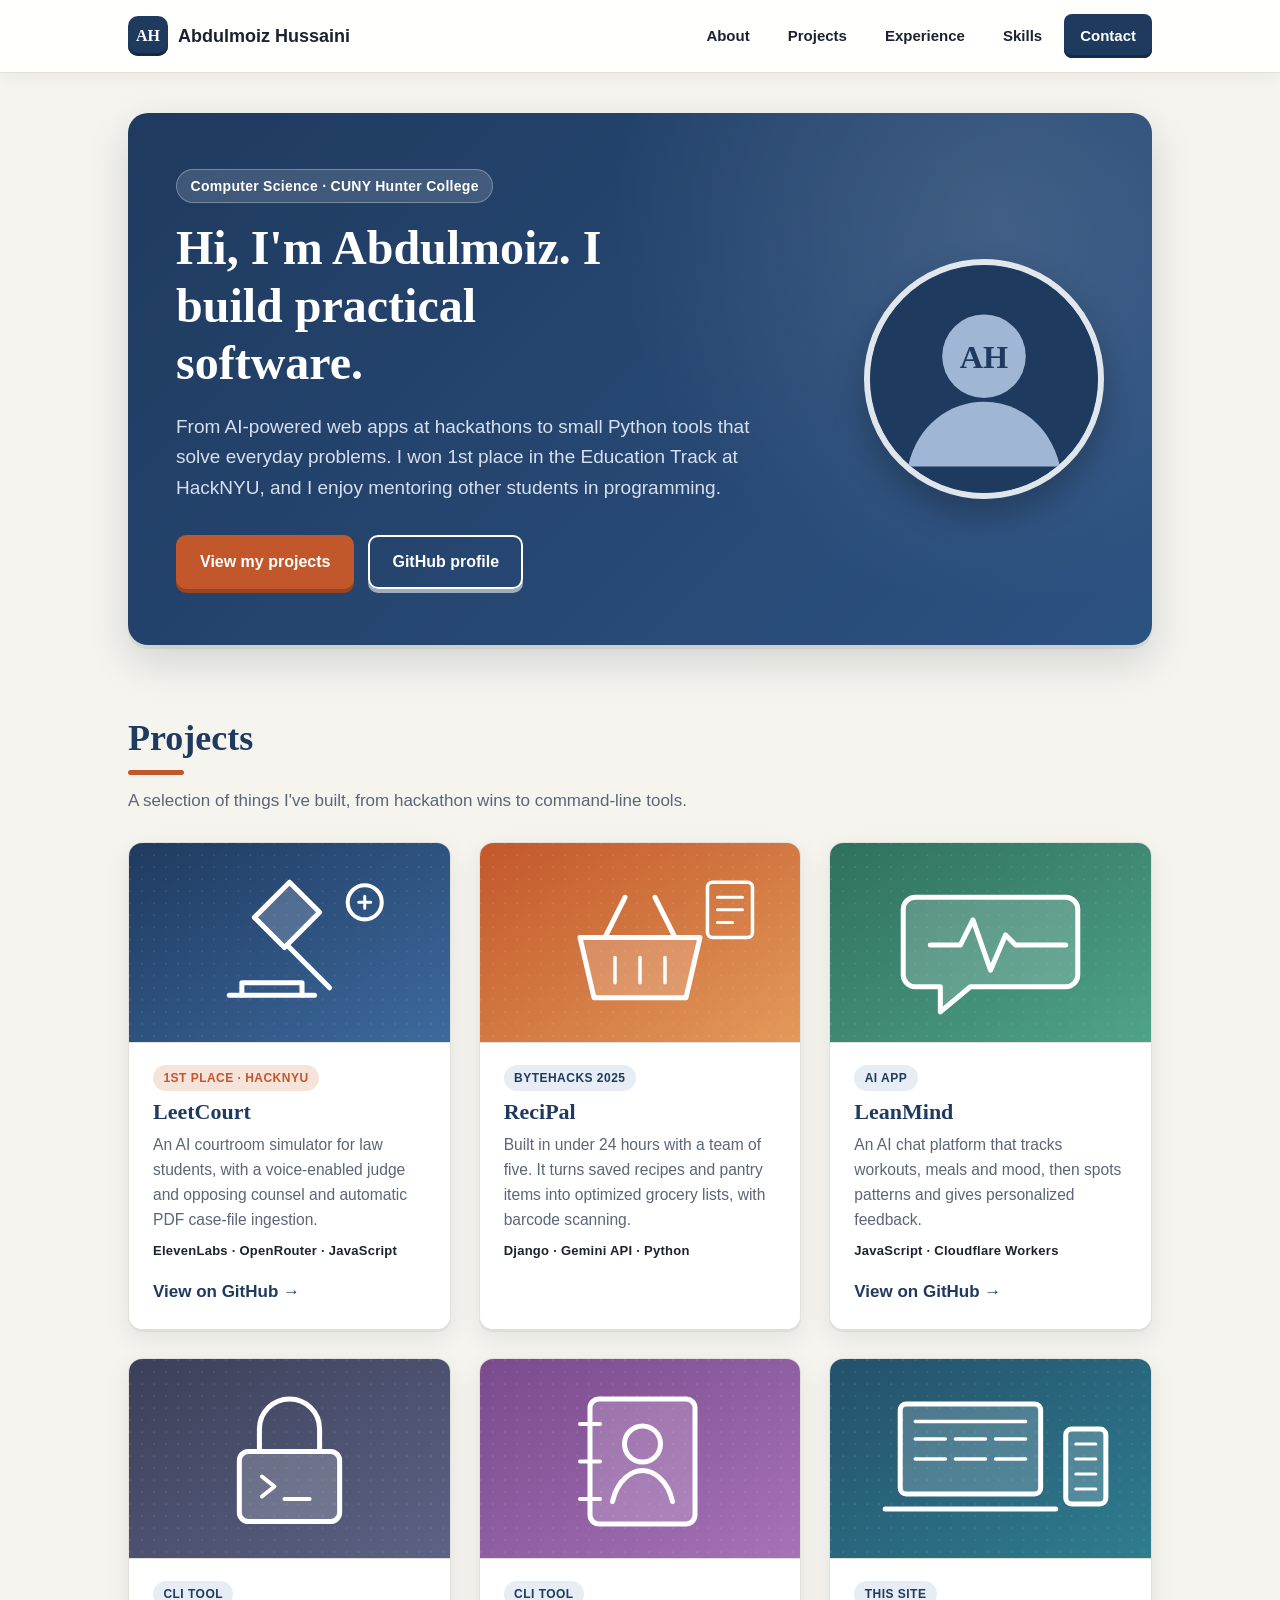
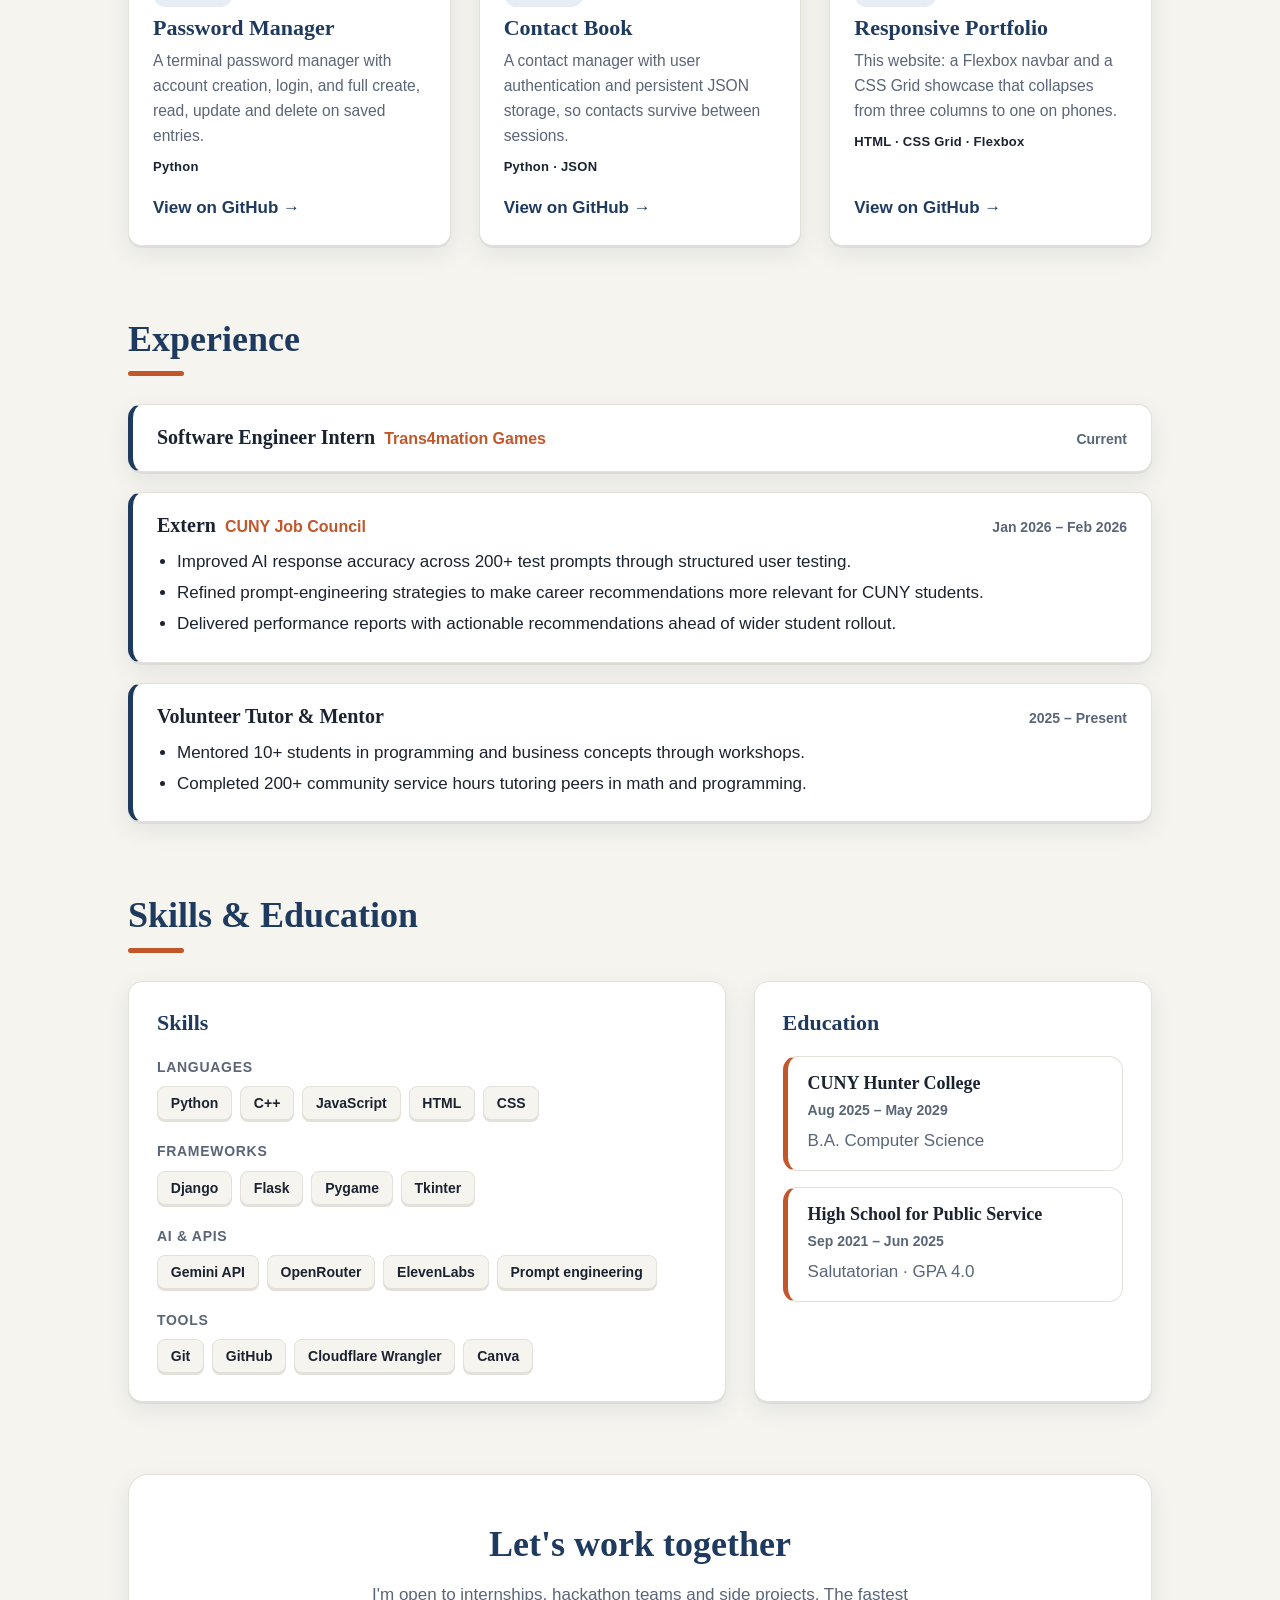
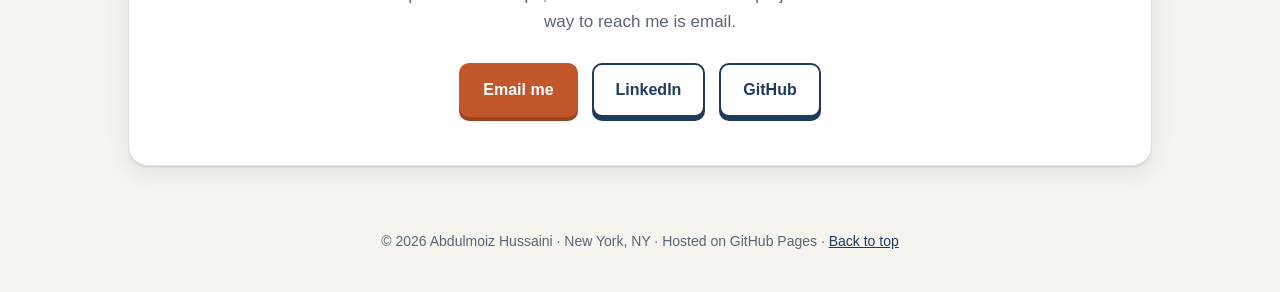
<file: index.html>
<!DOCTYPE html>
<html lang="en">
<head>
  <meta charset="UTF-8">
  <meta name="viewport" content="width=device-width, initial-scale=1.0">
  <meta name="description" content="Abdulmoiz Hussaini, Computer Science student at CUNY Hunter College. Portfolio and project showcase.">
  <title>Abdulmoiz Hussaini | Portfolio</title>
  <link rel="stylesheet" href="css/style.css">
</head>
<body>

  <header class="site-header" id="top">
    <nav class="navbar" aria-label="Main navigation">
      <a class="logo" href="#top">
        <span class="logo-mark" aria-hidden="true">AH</span>
        <span class="logo-text">Abdulmoiz Hussaini</span>
      </a>
      <ul class="nav-links">
        <li><a href="#about">About</a></li>
        <li><a href="#projects">Projects</a></li>
        <li><a href="#experience">Experience</a></li>
        <li><a href="#skills">Skills</a></li>
        <li><a class="nav-cta" href="#contact">Contact</a></li>
      </ul>
    </nav>
  </header>

  <main>

    <section class="hero" id="about">
      <div class="hero-text">
        <p class="eyebrow">Computer Science &middot; CUNY Hunter College</p>
        <h1>Hi, I'm Abdulmoiz. I build practical software.</h1>
        <p class="lead">
          From AI-powered web apps at hackathons to small Python tools that solve everyday
          problems. I won 1st place in the Education Track at HackNYU, and I enjoy mentoring
          other students in programming.
        </p>
        <div class="hero-actions">
          <a class="btn btn-primary" href="#projects">View my projects</a>
          <a class="btn btn-secondary" href="https://github.com/Abdulmoiz-h">GitHub profile</a>
        </div>
      </div>
      <img class="hero-avatar" src="assets/profile.svg" alt="Portrait placeholder for Abdulmoiz Hussaini" width="240" height="240">
    </section>

    <section class="section" id="projects">
      <div class="section-head">
        <h2>Projects</h2>
        <p>A selection of things I've built, from hackathon wins to command-line tools.</p>
      </div>

      <div class="project-grid">

        <article class="card">
          <img src="images/leetcourt.svg" alt="LeetCourt thumbnail: a courtroom gavel" width="640" height="400">
          <div class="card-body">
            <span class="tag tag-award">1st Place &middot; HackNYU</span>
            <h3>LeetCourt</h3>
            <p>An AI courtroom simulator for law students, with a voice-enabled judge and opposing counsel and automatic PDF case-file ingestion.</p>
            <p class="stack">ElevenLabs &middot; OpenRouter &middot; JavaScript</p>
            <a class="card-link" href="https://github.com/Abdulmoiz-h/LeetCourt">View on GitHub &rarr;</a>
          </div>
        </article>

        <article class="card">
          <img src="images/recipal.svg" alt="ReciPal thumbnail: a grocery basket and a recipe card" width="640" height="400">
          <div class="card-body">
            <span class="tag">ByteHacks 2025</span>
            <h3>ReciPal</h3>
            <p>Built in under 24 hours with a team of five. It turns saved recipes and pantry items into optimized grocery lists, with barcode scanning.</p>
            <p class="stack">Django &middot; Gemini API &middot; Python</p>
          </div>
        </article>

        <article class="card">
          <img src="images/leanmind.svg" alt="LeanMind thumbnail: a chat bubble with a heartbeat line" width="640" height="400">
          <div class="card-body">
            <span class="tag">AI app</span>
            <h3>LeanMind</h3>
            <p>An AI chat platform that tracks workouts, meals and mood, then spots patterns and gives personalized feedback.</p>
            <p class="stack">JavaScript &middot; Cloudflare Workers</p>
            <a class="card-link" href="https://github.com/Abdulmoiz-h/cf_ai_leanmind">View on GitHub &rarr;</a>
          </div>
        </article>

        <article class="card">
          <img src="images/password-manager.svg" alt="Password Manager thumbnail: a padlock with a terminal prompt" width="640" height="400">
          <div class="card-body">
            <span class="tag">CLI tool</span>
            <h3>Password Manager</h3>
            <p>A terminal password manager with account creation, login, and full create, read, update and delete on saved entries.</p>
            <p class="stack">Python</p>
            <a class="card-link" href="https://github.com/Abdulmoiz-h/Password-Manager">View on GitHub &rarr;</a>
          </div>
        </article>

        <article class="card">
          <img src="images/contact-book.svg" alt="Contact Book thumbnail: an address book with a person icon" width="640" height="400">
          <div class="card-body">
            <span class="tag">CLI tool</span>
            <h3>Contact Book</h3>
            <p>A contact manager with user authentication and persistent JSON storage, so contacts survive between sessions.</p>
            <p class="stack">Python &middot; JSON</p>
            <a class="card-link" href="https://github.com/Abdulmoiz-h/Contact-Book">View on GitHub &rarr;</a>
          </div>
        </article>

        <article class="card">
          <img src="images/portfolio.svg" alt="Portfolio thumbnail: a laptop and phone showing the same layout" width="640" height="400">
          <div class="card-body">
            <span class="tag">This site</span>
            <h3>Responsive Portfolio</h3>
            <p>This website: a Flexbox navbar and a CSS Grid showcase that collapses from three columns to one on phones.</p>
            <p class="stack">HTML &middot; CSS Grid &middot; Flexbox</p>
            <a class="card-link" href="https://github.com/Abdulmoiz-h/abdulmoiz-h.github.io">View on GitHub &rarr;</a>
          </div>
        </article>

      </div>
    </section>

    <section class="section" id="experience">
      <div class="section-head">
        <h2>Experience</h2>
      </div>

      <div class="timeline">
        <article class="entry">
          <div class="entry-head">
            <h3>Software Engineer Intern <span class="org">Trans4mation Games</span></h3>
            <span class="date">Current</span>
          </div>
        </article>

        <article class="entry">
          <div class="entry-head">
            <h3>Extern <span class="org">CUNY Job Council</span></h3>
            <span class="date">Jan 2026 &ndash; Feb 2026</span>
          </div>
          <ul>
            <li>Improved AI response accuracy across 200+ test prompts through structured user testing.</li>
            <li>Refined prompt-engineering strategies to make career recommendations more relevant for CUNY students.</li>
            <li>Delivered performance reports with actionable recommendations ahead of wider student rollout.</li>
          </ul>
        </article>

        <article class="entry">
          <div class="entry-head">
            <h3>Volunteer Tutor &amp; Mentor</h3>
            <span class="date">2025 &ndash; Present</span>
          </div>
          <ul>
            <li>Mentored 10+ students in programming and business concepts through workshops.</li>
            <li>Completed 200+ community service hours tutoring peers in math and programming.</li>
          </ul>
        </article>
      </div>
    </section>

    <section class="section" id="skills">
      <div class="section-head">
        <h2>Skills &amp; Education</h2>
      </div>

      <div class="split">
        <div class="panel">
          <h3>Skills</h3>
          <dl class="skills">
            <dt>Languages</dt>
            <dd><span class="chip">Python</span><span class="chip">C++</span><span class="chip">JavaScript</span><span class="chip">HTML</span><span class="chip">CSS</span></dd>
            <dt>Frameworks</dt>
            <dd><span class="chip">Django</span><span class="chip">Flask</span><span class="chip">Pygame</span><span class="chip">Tkinter</span></dd>
            <dt>AI &amp; APIs</dt>
            <dd><span class="chip">Gemini API</span><span class="chip">OpenRouter</span><span class="chip">ElevenLabs</span><span class="chip">Prompt engineering</span></dd>
            <dt>Tools</dt>
            <dd><span class="chip">Git</span><span class="chip">GitHub</span><span class="chip">Cloudflare Wrangler</span><span class="chip">Canva</span></dd>
          </dl>
        </div>

        <div class="panel">
          <h3>Education</h3>
          <article class="entry">
            <div class="entry-head">
              <h4>CUNY Hunter College</h4>
              <span class="date">Aug 2025 &ndash; May 2029</span>
            </div>
            <p>B.A. Computer Science</p>
          </article>
          <article class="entry">
            <div class="entry-head">
              <h4>High School for Public Service</h4>
              <span class="date">Sep 2021 &ndash; Jun 2025</span>
            </div>
            <p>Salutatorian &middot; GPA 4.0</p>
          </article>
        </div>
      </div>
    </section>

    <section class="section contact" id="contact">
      <h2>Let's work together</h2>
      <p>I'm open to internships, hackathon teams and side projects. The fastest way to reach me is email.</p>
      <div class="contact-links">
        <a class="btn btn-primary" href="mailto:hussainiabdulmoiz@gmail.com">Email me</a>
        <a class="btn btn-secondary" href="https://www.linkedin.com/in/abdulmoizhussaini/">LinkedIn</a>
        <a class="btn btn-secondary" href="https://github.com/Abdulmoiz-h">GitHub</a>
      </div>
    </section>

  </main>

  <footer class="site-footer">
    <p>&copy; 2026 Abdulmoiz Hussaini &middot; New York, NY &middot; Hosted on GitHub Pages &middot; <a href="#top">Back to top</a></p>
  </footer>

</body>
</html>
</file>
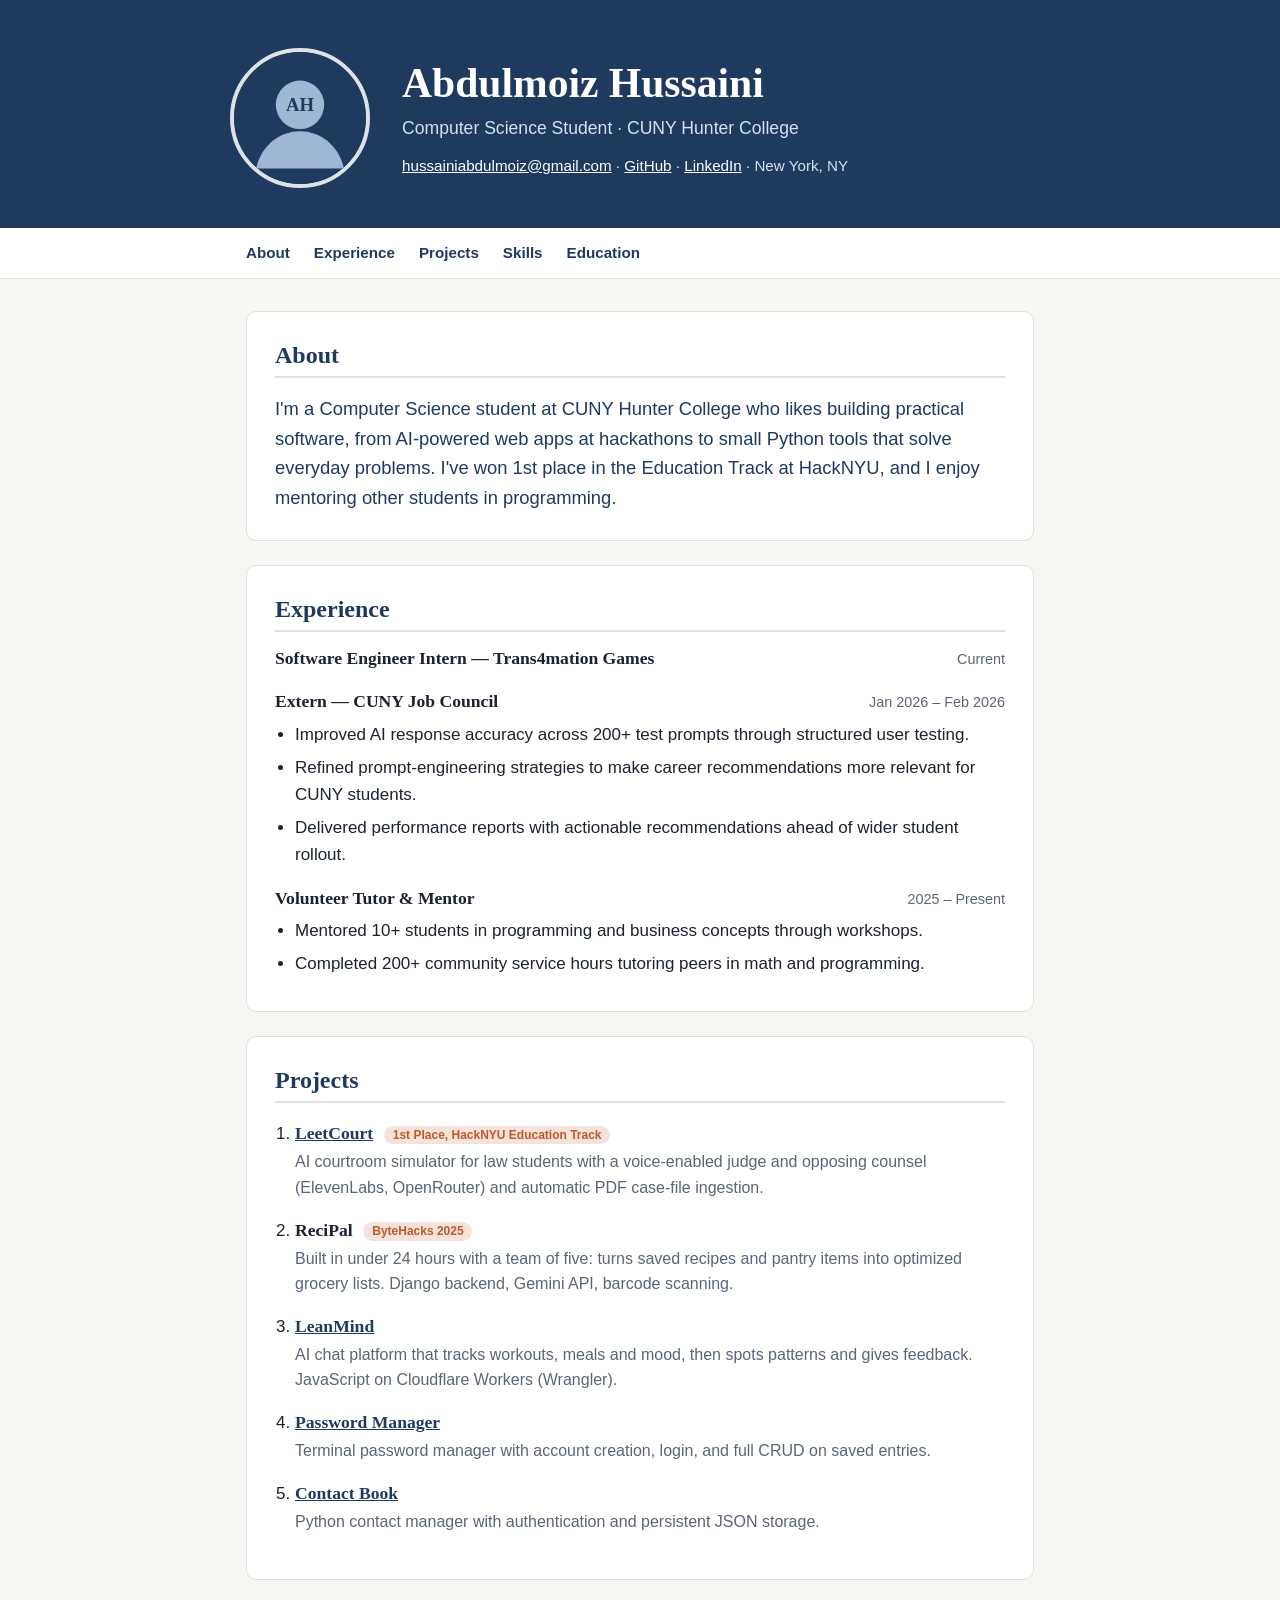
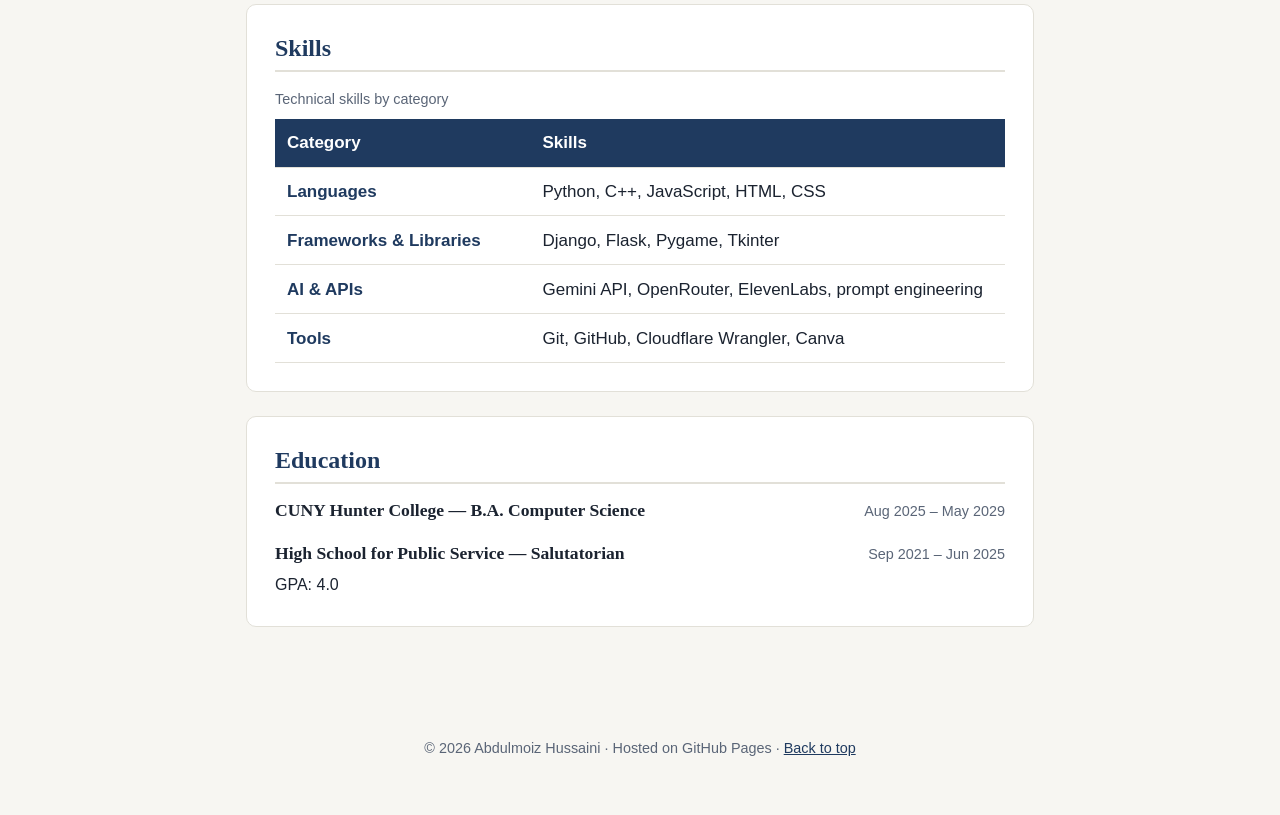
<file: hw1/index.html>
<!DOCTYPE html>
<html lang="en">
<head>
  <meta charset="UTF-8">
  <meta name="viewport" content="width=device-width, initial-scale=1.0">
  <meta name="description" content="Abdulmoiz Hussaini — Computer Science student at CUNY Hunter College. Resume and portfolio.">
  <title>Abdulmoiz Hussaini | Resume</title>
  <link rel="stylesheet" href="css/style.css">
</head>
<body>

  <header id="top">
    <div class="header-inner">
      <img class="avatar" src="assets/profile.svg" alt="Portrait placeholder for Abdulmoiz Hussaini" width="140" height="140">
      <div>
        <h1 id="name">Abdulmoiz Hussaini</h1>
        <p class="tagline">Computer Science Student &middot; CUNY Hunter College</p>
        <p class="contact">
          <a href="mailto:hussainiabdulmoiz@gmail.com">hussainiabdulmoiz@gmail.com</a>
          <span aria-hidden="true">&middot;</span>
          <a href="https://github.com/Abdulmoiz-h">GitHub</a>
          <span aria-hidden="true">&middot;</span>
          <a href="https://www.linkedin.com/in/abdulmoizhussaini/">LinkedIn</a>
          <span aria-hidden="true">&middot;</span>
          New York, NY
        </p>
      </div>
    </div>
  </header>

  <nav aria-label="Section navigation">
    <ul>
      <li><a href="#about">About</a></li>
      <li><a href="#experience">Experience</a></li>
      <li><a href="#projects">Projects</a></li>
      <li><a href="#skills">Skills</a></li>
      <li><a href="#education">Education</a></li>
    </ul>
  </nav>

  <main>

    <section id="about">
      <h2>About</h2>
      <p class="intro">
        I'm a Computer Science student at CUNY Hunter College who likes building practical
        software, from AI-powered web apps at hackathons to small Python tools that solve
        everyday problems. I've won 1st place in the Education Track at HackNYU, and I enjoy
        mentoring other students in programming.
      </p>
    </section>

    <section id="experience">
      <h2>Experience</h2>

      <article class="entry">
        <div class="entry-head">
          <h3>Software Engineer Intern &mdash; Trans4mation Games</h3>
          <span class="date">Current</span>
        </div>
      </article>

      <article class="entry">
        <div class="entry-head">
          <h3>Extern &mdash; CUNY Job Council</h3>
          <span class="date">Jan 2026 &ndash; Feb 2026</span>
        </div>
        <ul>
          <li>Improved AI response accuracy across 200+ test prompts through structured user testing.</li>
          <li>Refined prompt-engineering strategies to make career recommendations more relevant for CUNY students.</li>
          <li>Delivered performance reports with actionable recommendations ahead of wider student rollout.</li>
        </ul>
      </article>

      <article class="entry">
        <div class="entry-head">
          <h3>Volunteer Tutor &amp; Mentor</h3>
          <span class="date">2025 &ndash; Present</span>
        </div>
        <ul>
          <li>Mentored 10+ students in programming and business concepts through workshops.</li>
          <li>Completed 200+ community service hours tutoring peers in math and programming.</li>
        </ul>
      </article>
    </section>

    <section id="projects">
      <h2>Projects</h2>
      <ol class="project-list">
        <li>
          <h3><a href="https://github.com/Abdulmoiz-h/LeetCourt">LeetCourt</a> <span class="badge">1st Place, HackNYU Education Track</span></h3>
          <p>AI courtroom simulator for law students with a voice-enabled judge and opposing counsel (ElevenLabs, OpenRouter) and automatic PDF case-file ingestion.</p>
        </li>
        <li>
          <h3>ReciPal <span class="badge">ByteHacks 2025</span></h3>
          <p>Built in under 24 hours with a team of five: turns saved recipes and pantry items into optimized grocery lists. Django backend, Gemini API, barcode scanning.</p>
        </li>
        <li>
          <h3><a href="https://github.com/Abdulmoiz-h/cf_ai_leanmind">LeanMind</a></h3>
          <p>AI chat platform that tracks workouts, meals and mood, then spots patterns and gives feedback. JavaScript on Cloudflare Workers (Wrangler).</p>
        </li>
        <li>
          <h3><a href="https://github.com/Abdulmoiz-h/Password-Manager">Password Manager</a></h3>
          <p>Terminal password manager with account creation, login, and full CRUD on saved entries.</p>
        </li>
        <li>
          <h3><a href="https://github.com/Abdulmoiz-h/Contact-Book">Contact Book</a></h3>
          <p>Python contact manager with authentication and persistent JSON storage.</p>
        </li>
      </ol>
    </section>

    <section id="skills">
      <h2>Skills</h2>
      <table class="skills-table">
        <caption>Technical skills by category</caption>
        <thead>
          <tr>
            <th scope="col">Category</th>
            <th scope="col">Skills</th>
          </tr>
        </thead>
        <tbody>
          <tr>
            <th scope="row">Languages</th>
            <td>Python, C++, JavaScript, HTML, CSS</td>
          </tr>
          <tr>
            <th scope="row">Frameworks &amp; Libraries</th>
            <td>Django, Flask, Pygame, Tkinter</td>
          </tr>
          <tr>
            <th scope="row">AI &amp; APIs</th>
            <td>Gemini API, OpenRouter, ElevenLabs, prompt engineering</td>
          </tr>
          <tr>
            <th scope="row">Tools</th>
            <td>Git, GitHub, Cloudflare Wrangler, Canva</td>
          </tr>
        </tbody>
      </table>
    </section>

    <section id="education">
      <h2>Education</h2>
      <article class="entry">
        <div class="entry-head">
          <h3>CUNY Hunter College &mdash; B.A. Computer Science</h3>
          <span class="date">Aug 2025 &ndash; May 2029</span>
        </div>
      </article>
      <article class="entry">
        <div class="entry-head">
          <h3>High School for Public Service &mdash; Salutatorian</h3>
          <span class="date">Sep 2021 &ndash; Jun 2025</span>
        </div>
        <p>GPA: 4.0</p>
      </article>
    </section>

  </main>

  <footer>
    <p>&copy; 2026 Abdulmoiz Hussaini &middot; Hosted on GitHub Pages &middot; <a href="#top">Back to top</a></p>
  </footer>

</body>
</html>
</file>
<file: css/style.css>
:root {
  --ink: #1b2330;
  --muted: #5a6577;
  --paper: #f5f4ef;
  --card: #ffffff;
  --navy: #1f3a5f;
  --navy-dark: #152a46;
  --accent: #c2572b;
  --accent-soft: #f6e4da;
  --line: #e2e0d8;
  --shadow: 0 0.125rem 0 rgba(27, 35, 48, 0.06), 0 0.5rem 1.5rem rgba(27, 35, 48, 0.08);
  --shadow-lift: 0 0.25rem 0 rgba(27, 35, 48, 0.06), 0 1rem 2.5rem rgba(27, 35, 48, 0.16);
  --radius: 0.875rem;
  --max: 72rem;
}

*,
*::before,
*::after {
  box-sizing: border-box;
}

html {
  font-size: 100%;
  scroll-behavior: smooth;
}

body {
  margin: 0;
  background: var(--paper);
  color: var(--ink);
  font-family: -apple-system, BlinkMacSystemFont, "Segoe UI", Helvetica, Arial, sans-serif;
  font-size: 1.0625rem;
  line-height: 1.6;
}

h1,
h2,
h3,
h4 {
  font-family: Georgia, "Times New Roman", serif;
  line-height: 1.2;
  margin: 0;
}

img {
  max-width: 100%;
  height: auto;
  display: block;
}

a {
  color: var(--navy);
}

a:hover {
  color: var(--accent);
}

:focus-visible {
  outline: 0.1875rem solid var(--accent);
  outline-offset: 0.1875rem;
}

.site-header {
  position: sticky;
  top: 0;
  z-index: 100;
  background: rgba(255, 255, 255, 0.94);
  backdrop-filter: blur(0.5rem);
  border-bottom: 1px solid var(--line);
  box-shadow: 0 0.25rem 1rem rgba(27, 35, 48, 0.05);
}

.navbar {
  display: flex;
  justify-content: space-between;
  align-items: center;
  max-width: var(--max);
  margin: 0 auto;
  padding: 0.875rem 5%;
  gap: 1rem;
}

.logo {
  display: flex;
  align-items: center;
  gap: 0.625rem;
  text-decoration: none;
  color: var(--ink);
  font-weight: 700;
  font-size: 1.125rem;
}

.logo-mark {
  display: flex;
  justify-content: center;
  align-items: center;
  width: 2.5rem;
  height: 2.5rem;
  border-radius: 0.625rem;
  background: var(--navy);
  color: #fff;
  font-family: Georgia, serif;
  font-size: 1rem;
  box-shadow: inset 0 -0.1875rem 0 var(--navy-dark);
  transition: transform 0.2s ease, background-color 0.2s ease;
}

.logo:hover {
  color: var(--ink);
}

.logo:hover .logo-mark {
  background: var(--accent);
  transform: rotate(-6deg);
}

.nav-links {
  display: flex;
  flex-direction: row;
  align-items: center;
  gap: 0.375rem;
  list-style: none;
  margin: 0;
  padding: 0;
}

.nav-links a {
  position: relative;
  display: block;
  padding: 0.625rem 1rem;
  border-radius: 0.5rem;
  text-decoration: none;
  font-weight: 600;
  font-size: 0.9375rem;
  color: var(--ink);
  transition: background-color 0.2s ease, color 0.2s ease;
}

.nav-links a::after {
  content: "";
  position: absolute;
  left: 1rem;
  right: 1rem;
  bottom: 0.375rem;
  height: 0.125rem;
  background: var(--accent);
  border-radius: 1rem;
  transform: scaleX(0);
  transform-origin: left;
  transition: transform 0.25s ease;
}

.nav-links a:hover {
  background: var(--accent-soft);
  color: var(--accent);
}

.nav-links a:hover::after {
  transform: scaleX(1);
}

.nav-links .nav-cta {
  background: var(--navy);
  color: #fff;
  box-shadow: inset 0 -0.1875rem 0 var(--navy-dark);
}

.nav-links .nav-cta::after {
  display: none;
}

.nav-links .nav-cta:hover {
  background: var(--accent);
  color: #fff;
  box-shadow: inset 0 -0.1875rem 0 #9c4320;
}

.btn {
  display: inline-block;
  padding: 0.75rem 1.375rem;
  border-radius: 0.625rem;
  font-weight: 700;
  font-size: 1rem;
  text-decoration: none;
  border: 2px solid transparent;
  transition: transform 0.15s ease, box-shadow 0.15s ease, background-color 0.2s ease;
}

.btn:hover {
  transform: translateY(-0.125rem);
}

.btn:active {
  transform: translateY(0.0625rem);
}

.btn-primary {
  background: var(--accent);
  color: #fff;
  box-shadow: 0 0.25rem 0 #9c4320;
}

.btn-primary:hover {
  color: #fff;
  box-shadow: 0 0.375rem 0 #9c4320;
}

.btn-secondary {
  background: var(--card);
  color: var(--navy);
  border-color: var(--navy);
  box-shadow: 0 0.25rem 0 var(--navy);
}

.btn-secondary:hover {
  color: var(--navy);
  box-shadow: 0 0.375rem 0 var(--navy);
}

main {
  max-width: var(--max);
  margin: 0 auto;
  padding: 2.5rem 5% 3rem;
}

.section {
  margin-top: 4.5rem;
  scroll-margin-top: 6rem;
}

.section-head {
  margin-bottom: 1.75rem;
}

.section-head h2,
.contact h2 {
  font-size: 2.25rem;
  color: var(--navy);
}

.section-head h2::after {
  content: "";
  display: block;
  width: 3.5rem;
  height: 0.3125rem;
  margin-top: 0.625rem;
  border-radius: 1rem;
  background: var(--accent);
}

.section-head p {
  margin: 0.75rem 0 0;
  color: var(--muted);
  max-width: 40rem;
}

.hero {
  display: flex;
  align-items: center;
  justify-content: space-between;
  gap: 3rem;
  padding: 3.5rem 3rem;
  border-radius: 1.25rem;
  background:
    radial-gradient(circle at 85% 20%, rgba(255, 255, 255, 0.12) 0, transparent 40%),
    linear-gradient(135deg, var(--navy) 0%, #2c5282 100%);
  color: #fff;
  box-shadow: var(--shadow-lift);
  scroll-margin-top: 6rem;
}

.hero-text {
  flex: 1 1 60%;
}

.eyebrow {
  display: inline-block;
  margin: 0 0 1rem;
  padding: 0.3rem 0.85rem;
  border-radius: 999px;
  background: rgba(255, 255, 255, 0.14);
  border: 1px solid rgba(255, 255, 255, 0.3);
  font-size: 0.875rem;
  font-weight: 600;
  letter-spacing: 0.02em;
}

.hero h1 {
  font-size: 3rem;
  max-width: 18ch;
}

.lead {
  margin: 1.25rem 0 2rem;
  font-size: 1.1875rem;
  color: #d6e0ee;
  max-width: 36rem;
}

.hero-actions,
.contact-links {
  display: flex;
  flex-wrap: wrap;
  gap: 0.875rem;
}

.hero .btn-secondary {
  background: transparent;
  color: #fff;
  border-color: #fff;
  box-shadow: 0 0.25rem 0 rgba(255, 255, 255, 0.55);
}

.hero-avatar {
  flex: 0 0 auto;
  width: 15rem;
  border-radius: 50%;
  border: 0.375rem solid rgba(255, 255, 255, 0.85);
  box-shadow: 0 1rem 2rem rgba(0, 0, 0, 0.25);
  animation: float 6s ease-in-out infinite;
}

@keyframes float {
  50% {
    transform: translateY(-0.5rem);
  }
}

.project-grid {
  display: grid;
  grid-template-columns: repeat(3, 1fr);
  grid-gap: 1.75rem;
}

.card {
  display: flex;
  flex-direction: column;
  background: var(--card);
  border: 1px solid var(--line);
  border-radius: var(--radius);
  overflow: hidden;
  box-shadow: var(--shadow);
  transition: transform 0.25s ease, box-shadow 0.25s ease, border-color 0.25s ease;
}

.card:hover {
  transform: translateY(-0.375rem);
  box-shadow: var(--shadow-lift);
  border-color: var(--accent);
}

.card img {
  width: 100%;
  aspect-ratio: 16 / 10;
  object-fit: cover;
  border-bottom: 1px solid var(--line);
  transition: transform 0.4s ease;
}

.card:hover img {
  transform: scale(1.04);
}

.card-body {
  position: relative;
  display: flex;
  flex-direction: column;
  flex: 1;
  gap: 0.5rem;
  padding: 1.375rem 1.5rem 1.5rem;
  background: var(--card);
}

.card h3 {
  font-size: 1.375rem;
  color: var(--navy);
}

.card p {
  margin: 0;
  color: var(--muted);
  font-size: 0.975rem;
}

.card .stack {
  font-size: 0.8125rem;
  font-weight: 600;
  color: var(--ink);
  letter-spacing: 0.02em;
}

.card-link {
  margin-top: auto;
  padding-top: 0.5rem;
  font-weight: 700;
  text-decoration: none;
}

.tag {
  align-self: flex-start;
  padding: 0.2rem 0.65rem;
  border-radius: 999px;
  background: #e7edf5;
  color: var(--navy);
  font-size: 0.75rem;
  font-weight: 700;
  text-transform: uppercase;
  letter-spacing: 0.04em;
}

.tag-award {
  background: var(--accent-soft);
  color: var(--accent);
}

.timeline {
  display: flex;
  flex-direction: column;
  gap: 1.25rem;
}

.entry {
  background: var(--card);
  border: 1px solid var(--line);
  border-left: 0.3125rem solid var(--navy);
  border-radius: var(--radius);
  padding: 1.25rem 1.5rem;
  box-shadow: var(--shadow);
}

.entry-head {
  display: flex;
  justify-content: space-between;
  align-items: baseline;
  flex-wrap: wrap;
  gap: 0.25rem 1rem;
}

.entry h3 {
  font-size: 1.25rem;
}

.org {
  display: inline-block;
  margin-left: 0.25rem;
  font-family: -apple-system, BlinkMacSystemFont, "Segoe UI", Helvetica, Arial, sans-serif;
  font-size: 1rem;
  font-weight: 600;
  color: var(--accent);
}

.date {
  color: var(--muted);
  font-size: 0.875rem;
  font-weight: 600;
  white-space: nowrap;
}

.entry ul {
  margin: 0.625rem 0 0;
  padding-left: 1.25rem;
}

.entry li {
  margin-bottom: 0.25rem;
}

.entry p {
  margin: 0.375rem 0 0;
  color: var(--muted);
}

.split {
  display: grid;
  grid-template-columns: 3fr 2fr;
  grid-gap: 1.75rem;
}

.panel {
  background: var(--card);
  border: 1px solid var(--line);
  border-radius: var(--radius);
  padding: 1.75rem;
  box-shadow: var(--shadow);
}

.panel > h3 {
  font-size: 1.375rem;
  color: var(--navy);
  margin-bottom: 1.25rem;
}

.skills {
  margin: 0;
}

.skills dt {
  font-weight: 700;
  font-size: 0.875rem;
  text-transform: uppercase;
  letter-spacing: 0.05em;
  color: var(--muted);
}

.skills dd {
  display: flex;
  flex-wrap: wrap;
  gap: 0.5rem;
  margin: 0.5rem 0 1.25rem;
}

.skills dd:last-child {
  margin-bottom: 0;
}

.chip {
  padding: 0.3rem 0.8rem;
  border: 1px solid var(--line);
  border-radius: 0.5rem;
  background: var(--paper);
  font-size: 0.875rem;
  font-weight: 600;
  box-shadow: 0 0.125rem 0 var(--line);
  transition: transform 0.15s ease, border-color 0.15s ease;
}

.chip:hover {
  transform: translateY(-0.125rem);
  border-color: var(--accent);
}

.panel .entry {
  box-shadow: none;
  border-left-color: var(--accent);
  padding: 1rem 1.25rem;
  margin-bottom: 1rem;
}

.panel .entry:last-child {
  margin-bottom: 0;
}

.entry h4 {
  font-size: 1.125rem;
}

.contact {
  text-align: center;
  padding: 3rem 2rem;
  background: var(--card);
  border: 1px solid var(--line);
  border-radius: 1.25rem;
  box-shadow: var(--shadow);
}

.contact p {
  margin: 0.875rem auto 1.75rem;
  max-width: 34rem;
  color: var(--muted);
}

.contact-links {
  justify-content: center;
}

.site-footer {
  text-align: center;
  padding: 1rem 5% 2.5rem;
}

.site-footer p {
  margin: 0;
  color: var(--muted);
  font-size: 0.875rem;
}

@media (max-width: 960px) {
  .project-grid {
    grid-template-columns: repeat(2, 1fr);
  }

  .hero h1 {
    font-size: 2.5rem;
  }

  .split {
    grid-template-columns: 1fr;
  }
}

@media (max-width: 768px) {

  html {
    font-size: 93.75%;
  }

  body {
    font-size: 1.0625rem;
    line-height: 1.65;
  }

  .site-header {
    position: static;
  }

  .navbar {
    flex-direction: column;
    align-items: stretch;
    padding: 1rem 1rem 1.25rem;
  }

  .logo {
    justify-content: center;
  }

  .nav-links {
    flex-direction: column;
    align-items: stretch;
    gap: 0.375rem;
    width: 100%;
  }

  .nav-links a {
    text-align: center;
    padding: 0.75rem 1rem;
    font-size: 1.0625rem;
    border: 1px solid var(--line);
    background: var(--paper);
  }

  .nav-links a::after {
    display: none;
  }

  .nav-links .nav-cta {
    border-color: var(--navy);
  }

  .project-grid {
    grid-template-columns: 1fr;
    grid-gap: 1.25rem;
  }

  main {
    padding: 1.25rem 1rem 2.5rem;
  }

  .section {
    margin-top: 3rem;
    scroll-margin-top: 1rem;
  }

  .section-head h2,
  .contact h2 {
    font-size: 1.875rem;
  }

  .hero {
    flex-direction: column-reverse;
    text-align: center;
    gap: 1.5rem;
    padding: 2.25rem 1.25rem;
  }

  .hero h1 {
    font-size: 2.125rem;
    max-width: none;
  }

  .lead {
    font-size: 1.125rem;
  }

  .hero-actions {
    justify-content: center;
  }

  .hero-avatar {
    width: 9rem;
  }

  .card h3 {
    font-size: 1.375rem;
  }

  .card p {
    font-size: 1rem;
  }

  .panel {
    padding: 1.25rem;
  }

  .contact {
    padding: 2.25rem 1.25rem;
  }

  .btn {
    flex: 1 1 100%;
    text-align: center;
  }
}

@media (prefers-reduced-motion: reduce) {
  *,
  *::before,
  *::after {
    animation: none !important;
    transition: none !important;
    scroll-behavior: auto !important;
  }
}
</file>
<file: hw1/css/style.css>
/* ==========================================================
   Abdulmoiz Hussaini — Resume stylesheet
   ========================================================== */

:root {
  --ink: #1b2330;
  --muted: #5a6577;
  --paper: #f7f6f2;
  --card: #ffffff;
  --navy: #1f3a5f;
  --accent: #c2572b;
  --line: #e2e0d8;
  --max: 820px;
}

/* ---------- Element selectors ---------- */

* {
  box-sizing: border-box;
}

body {
  margin: 0;
  background: var(--paper);
  color: var(--ink);
  font-family: -apple-system, BlinkMacSystemFont, "Segoe UI", Helvetica, Arial, sans-serif;
  font-size: 17px;
  line-height: 1.6;
}

h1,
h2,
h3 {
  font-family: Georgia, "Times New Roman", serif;
  line-height: 1.25;
}

h2 {
  font-size: 1.5rem;
  margin: 0 0 1rem;
  padding-bottom: 0.4rem;
  border-bottom: 2px solid var(--line);
  color: var(--navy);
}

h3 {
  font-size: 1.1rem;
  margin: 0;
}

a {
  color: var(--navy);
}

a:hover {
  color: var(--accent);
}

ul,
ol {
  padding-left: 1.25rem;
}

li {
  margin-bottom: 0.35rem;
}

/* ---------- Header ---------- */

header {
  background: var(--navy);
  color: #fff;
  padding: 3rem 16px 2.5rem;
}

.header-inner {
  max-width: var(--max);
  margin: 0 auto;
  display: flex;
  align-items: center;
  gap: 2rem;
}

.avatar {
  width: 140px;
  height: 140px;
  border-radius: 50%;
  border: 4px solid rgba(255, 255, 255, 0.85);
  flex-shrink: 0;
}

#name {
  font-size: 2.6rem;
  margin: 0 0 0.25rem;
}

.tagline {
  margin: 0 0 0.75rem;
  font-size: 1.1rem;
  color: #d6e0ee;
}

.contact {
  margin: 0;
  font-size: 0.95rem;
  color: #d6e0ee;
}

.contact a {
  color: #fff;
}

/* ---------- Nav ---------- */

nav {
  position: sticky;
  top: 0;
  z-index: 10;
  background: var(--card);
  border-bottom: 1px solid var(--line);
}

nav ul {
  max-width: var(--max);
  margin: 0 auto;
  padding: 0 16px;
  list-style: none;
  display: flex;
  flex-wrap: wrap;
  gap: 0.25rem 1.5rem;
}

nav li {
  margin: 0;
}

nav a {
  display: inline-block;
  padding: 0.8rem 0;
  text-decoration: none;
  font-weight: 600;
  font-size: 0.95rem;
}

/* ---------- Main layout ---------- */

main {
  max-width: var(--max);
  margin: 0 auto;
  padding: 2rem 16px 3rem;
}

section {
  background: var(--card);
  border: 1px solid var(--line);
  border-radius: 10px;
  padding: 1.75rem;
  margin-bottom: 1.5rem;
  scroll-margin-top: 4rem;
}

.entry {
  margin-bottom: 1.25rem;
}

.entry:last-child {
  margin-bottom: 0;
}

.entry-head {
  display: flex;
  justify-content: space-between;
  align-items: baseline;
  flex-wrap: wrap;
  gap: 0.25rem 1rem;
}

.entry ul,
.entry p {
  margin: 0.4rem 0 0;
}

.date {
  color: var(--muted);
  font-size: 0.9rem;
  white-space: nowrap;
}

/* ---------- Projects list ---------- */

.project-list li {
  margin-bottom: 1rem;
}

.project-list p {
  margin: 0.25rem 0 0;
  color: var(--muted);
}

.badge {
  display: inline-block;
  margin-left: 0.4rem;
  padding: 0.1rem 0.55rem;
  border-radius: 999px;
  background: #f4e3da;
  color: var(--accent);
  font-family: -apple-system, BlinkMacSystemFont, "Segoe UI", Helvetica, Arial, sans-serif;
  font-size: 0.75rem;
  font-weight: 600;
  vertical-align: middle;
}

/* ---------- Skills table ---------- */

.skills-table {
  width: 100%;
  border-collapse: collapse;
}

.skills-table caption {
  text-align: left;
  color: var(--muted);
  font-size: 0.9rem;
  margin-bottom: 0.5rem;
}

.skills-table th,
.skills-table td {
  text-align: left;
  padding: 0.65rem 0.75rem;
  border-bottom: 1px solid var(--line);
  vertical-align: top;
}

.skills-table thead th {
  background: var(--navy);
  color: #fff;
}

.skills-table tbody th {
  width: 35%;
  color: var(--navy);
}

/* ---------- Footer ---------- */

footer {
  text-align: center;
  padding: 1.5rem 16px 2.5rem;
}

footer p {                   /* (0,0,2) beats the plain `p` rule (0,0,1) */
  color: var(--muted);
  font-size: 0.9rem;
}
/* ---------- Small screens ---------- */

@media (max-width: 600px) {
  .header-inner {
    flex-direction: column;
    text-align: center;
    gap: 1rem;
  }

  #name {
    font-size: 2rem;
  }

  section {
    padding: 1.25rem;
  }

  .skills-table tbody th {
    width: auto;
  }
}

/* ==========================================================
   THE SPECIFICITY CHALLENGE
   ----------------------------------------------------------
   All three rules below target the same About paragraph:
   <section id="about"><p class="intro">...</p></section>
   and all three set `color` and `font-size`, so they conflict.

   Specificity is scored as (IDs, Classes, Elements):

     p              -> (0, 0, 1)   one element selector
     .intro         -> (0, 1, 0)   one class selector
     #about .intro  -> (1, 1, 0)   one ID + one class

   WINNER: `#about .intro`. It has an ID, and a single ID
   outranks any number of classes or elements, so its navy
   color and 1.15rem size are applied. (The `margin: 0` from
   .intro still applies, since nothing overrides it.)

   Order in the file does not matter here: `p` is written
   LAST, but it still loses because (0,0,1) is the lowest
   score. Source order only breaks ties between selectors
   with equal specificity. In Chrome DevTools > Styles, the
   losing `color` and `font-size` declarations show with a
   strikethrough.
   ========================================================== */

#about .intro {              /* (1,1,0) - WINS */
  color: var(--navy);
  font-size: 1.15rem;
}

.intro {                     /* (0,1,0) - loses to the ID rule */
  color: var(--muted);
  font-size: 1rem;
  margin: 0;
}

p {                          /* (0,0,1) - loses even though it comes last */
  color: var(--ink);
  font-size: 1rem;
}
</file>
